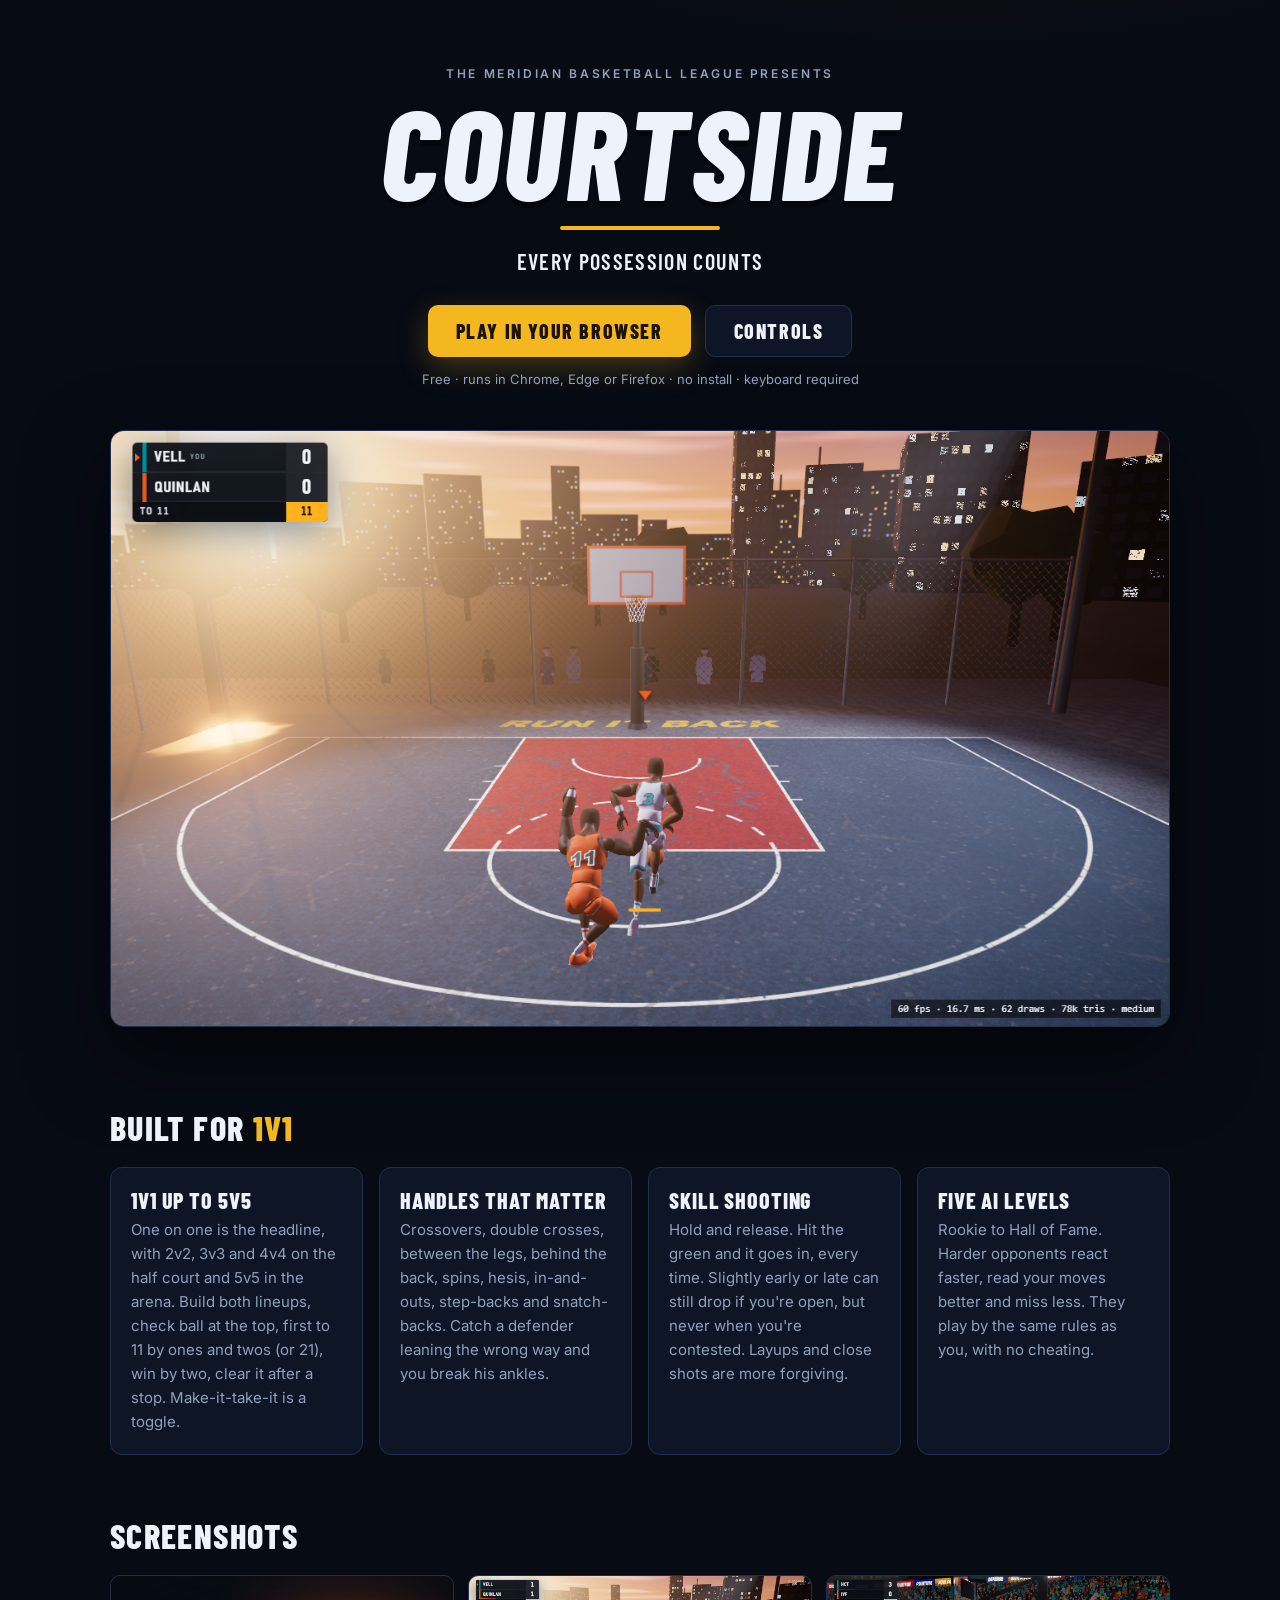
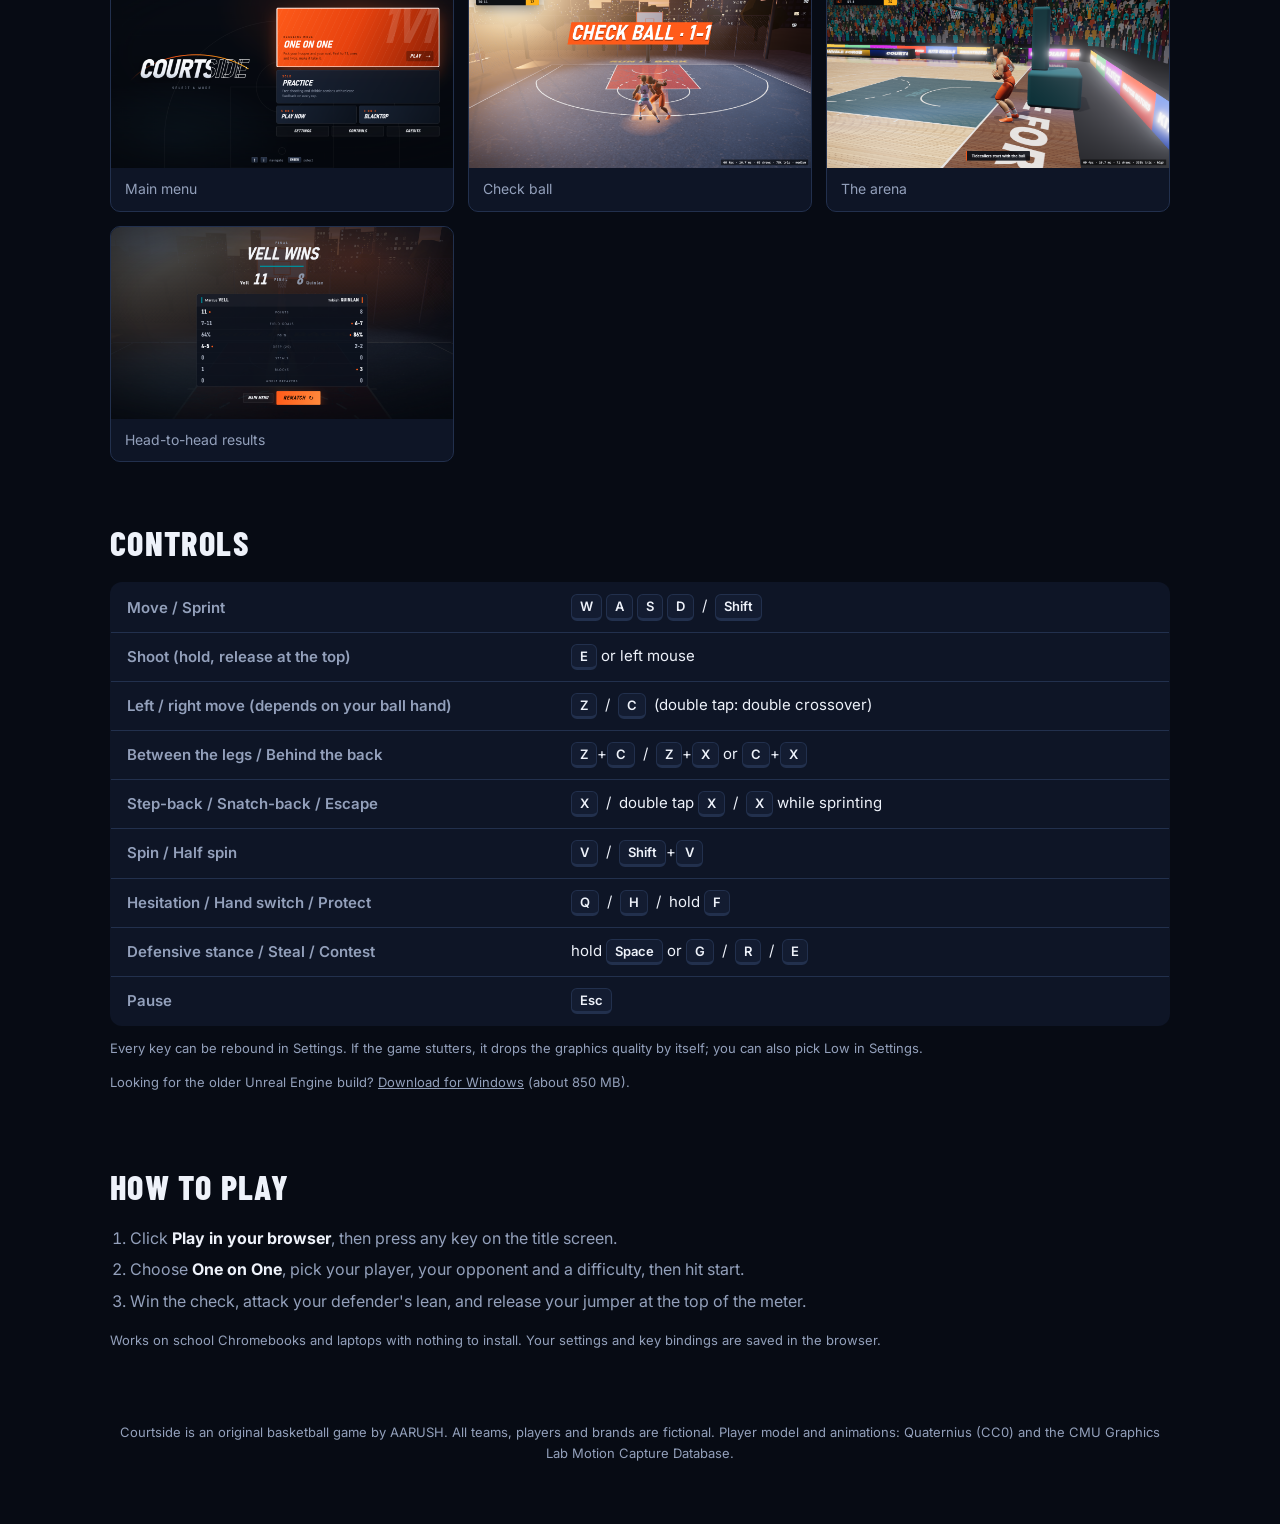
<file: index.html>
<!doctype html>
<html lang="en">
<head>
<meta charset="utf-8">
<meta name="viewport" content="width=device-width, initial-scale=1">
<title>Courtside</title>
<meta name="description" content="Courtside - an original 3D basketball simulation for Windows. Play Now 5v5 and Blacktop 3v3.">
<link rel="preconnect" href="https://fonts.googleapis.com">
<link rel="preconnect" href="https://fonts.gstatic.com" crossorigin>
<link href="https://fonts.googleapis.com/css2?family=Barlow+Condensed:ital,wght@0,600;0,800;1,800&family=Inter:wght@400;500;600&display=swap" rel="stylesheet">
<style>
  :root {
    --bg: #070b14;
    --panel: #0e1526;
    --panel-2: #131c31;
    --line: #22304d;
    --text: #eef2fa;
    --muted: #93a0bb;
    --gold: #f5b720;
    --teal: #3fd0d4;
    --orange: #f28a4b;
  }
  * { box-sizing: border-box; }
  html, body { margin: 0; }
  body {
    background: radial-gradient(1200px 600px at 75% -10%, rgba(245, 183, 32, 0.12), transparent 60%), var(--bg);
    color: var(--text);
    font: 16px/1.6 Inter, system-ui, sans-serif;
  }
  a { color: inherit; }
  .wrap { max-width: 1100px; margin: 0 auto; padding: 0 20px; }
  header { padding: 64px 0 28px; text-align: center; }
  .kicker { color: var(--muted); letter-spacing: 0.22em; font-size: 12px; font-weight: 600; text-transform: uppercase; }
  h1 {
    margin: 10px 0 6px;
    font: italic 800 clamp(56px, 12vw, 128px)/0.9 "Barlow Condensed", sans-serif;
    letter-spacing: 0.02em;
    text-shadow: 0 6px 0 rgba(0, 0, 0, 0.45);
  }
  .rule { width: 160px; height: 4px; background: var(--gold); margin: 18px auto; border-radius: 2px; }
  .tagline { font: 600 22px/1.2 "Barlow Condensed", sans-serif; letter-spacing: 0.06em; text-transform: uppercase; }
  .cta { display: flex; flex-wrap: wrap; gap: 14px; justify-content: center; margin-top: 30px; }
  .btn {
    display: inline-flex; align-items: center; gap: 10px;
    padding: 15px 28px; border-radius: 10px; text-decoration: none;
    font: 800 20px/1 "Barlow Condensed", sans-serif; letter-spacing: 0.08em; text-transform: uppercase;
  }
  .btn.primary { background: var(--gold); color: #1a1300; box-shadow: 0 10px 30px rgba(245, 183, 32, 0.25); }
  .btn.primary:hover { filter: brightness(1.08); }
  .btn.ghost { border: 1px solid var(--line); color: var(--text); background: var(--panel); }
  .note { color: var(--muted); font-size: 13px; margin-top: 12px; }
  .hero-shot { margin: 40px 0 0; border-radius: 14px; overflow: hidden; border: 1px solid var(--line); box-shadow: 0 30px 80px rgba(0, 0, 0, 0.55); }
  .hero-shot img { display: block; width: 100%; height: auto; }
  section { padding: 56px 0 8px; }
  h2 { font: 800 34px/1 "Barlow Condensed", sans-serif; letter-spacing: 0.04em; text-transform: uppercase; margin: 0 0 22px; }
  h2 span { color: var(--gold); }
  .grid { display: grid; gap: 16px; grid-template-columns: repeat(auto-fit, minmax(240px, 1fr)); }
  .card { background: var(--panel); border: 1px solid var(--line); border-radius: 12px; padding: 20px; }
  .card h3 { margin: 0 0 6px; font: 800 22px/1.1 "Barlow Condensed", sans-serif; letter-spacing: 0.04em; text-transform: uppercase; }
  .card p { margin: 0; color: var(--muted); font-size: 15px; }
  .shots { display: grid; gap: 14px; grid-template-columns: repeat(auto-fit, minmax(300px, 1fr)); }
  .shots figure { margin: 0; border-radius: 10px; overflow: hidden; border: 1px solid var(--line); background: var(--panel); }
  .shots img { display: block; width: 100%; height: auto; }
  .shots figcaption { padding: 10px 14px; color: var(--muted); font-size: 14px; }
  table { width: 100%; border-collapse: collapse; background: var(--panel); border: 1px solid var(--line); border-radius: 12px; overflow: hidden; }
  th, td { text-align: left; padding: 11px 16px; border-bottom: 1px solid var(--line); font-size: 15px; }
  th { color: var(--muted); font-weight: 600; width: 42%; }
  tr:last-child th, tr:last-child td { border-bottom: 0; }
  kbd { display: inline-block; min-width: 26px; padding: 2px 8px; border-radius: 6px; background: var(--panel-2); border: 1px solid var(--line); border-bottom-width: 3px; font: 600 13px/1.4 Inter, sans-serif; text-align: center; }
  ol { padding-left: 20px; color: var(--muted); }
  ol li { margin: 6px 0; }
  ol b { color: var(--text); }
  footer { padding: 50px 0 60px; color: var(--muted); font-size: 13px; text-align: center; }
  @media (max-width: 560px) { header { padding-top: 40px; } .btn { width: 100%; justify-content: center; } th { width: 50%; } }
</style>
</head>
<body>
  <div class="wrap">
    <header>
      <div class="kicker">The Meridian Basketball League presents</div>
      <h1>COURTSIDE</h1>
      <div class="rule"></div>
      <div class="tagline">Every possession counts</div>
      <div class="cta">
        <a class="btn primary" id="play" href="play/">Play in your browser</a>
        <a class="btn ghost" href="#controls">Controls</a>
      </div>
      <div class="note">Free &middot; runs in Chrome, Edge or Firefox &middot; no install &middot; keyboard required</div>
      <div class="hero-shot"><img src="images/web-1v1.png" alt="1v1 on the outdoor court at dusk: the ball handler crosses over his defender"></div>
    </header>

    <section>
      <h2>Built for <span>1v1</span></h2>
      <div class="grid">
        <div class="card"><h3>1v1 up to 5v5</h3><p>One on one is the headline, with 2v2, 3v3 and 4v4 on the half court and 5v5 in the arena. Build both lineups, check ball at the top, first to 11 by ones and twos (or 21), win by two, clear it after a stop. Make-it-take-it is a toggle.</p></div>
        <div class="card"><h3>Handles that matter</h3><p>Crossovers, double crosses, between the legs, behind the back, spins, hesis, in-and-outs, step-backs and snatch-backs. Catch a defender leaning the wrong way and you break his ankles.</p></div>
        <div class="card"><h3>Skill shooting</h3><p>Hold and release. Hit the green and it goes in, every time. Slightly early or late can still drop if you're open, but never when you're contested. Layups and close shots are more forgiving.</p></div>
        <div class="card"><h3>Five AI levels</h3><p>Rookie to Hall of Fame. Harder opponents react faster, read your moves better and miss less. They play by the same rules as you, with no cheating.</p></div>
      </div>
    </section>

    <section>
      <h2>Screenshots</h2>
      <div class="shots">
        <figure><img src="images/web-menu.png" alt="Courtside main menu with One on One as the headline mode"><figcaption>Main menu</figcaption></figure>
        <figure><img src="images/web-check.png" alt="Check ball on the blacktop, tied 1-1"><figcaption>Check ball</figcaption></figure>
        <figure><img src="images/web-arena.png" alt="A player gathering the ball in the arena"><figcaption>The arena</figcaption></figure>
        <figure><img src="images/web-results.png" alt="Head-to-head results screen after an 11-8 win"><figcaption>Head-to-head results</figcaption></figure>
      </div>
    </section>

    <section id="controls">
      <h2>Controls</h2>
      <table>
        <tr><th>Move / Sprint</th><td><kbd>W</kbd> <kbd>A</kbd> <kbd>S</kbd> <kbd>D</kbd> &nbsp;/&nbsp; <kbd>Shift</kbd></td></tr>
        <tr><th>Shoot (hold, release at the top)</th><td><kbd>E</kbd> or left mouse</td></tr>
        <tr><th>Left / right move (depends on your ball hand)</th><td><kbd>Z</kbd> &nbsp;/&nbsp; <kbd>C</kbd> &nbsp;(double tap: double crossover)</td></tr>
        <tr><th>Between the legs / Behind the back</th><td><kbd>Z</kbd>+<kbd>C</kbd> &nbsp;/&nbsp; <kbd>Z</kbd>+<kbd>X</kbd> or <kbd>C</kbd>+<kbd>X</kbd></td></tr>
        <tr><th>Step-back / Snatch-back / Escape</th><td><kbd>X</kbd> &nbsp;/&nbsp; double tap <kbd>X</kbd> &nbsp;/&nbsp; <kbd>X</kbd> while sprinting</td></tr>
        <tr><th>Spin / Half spin</th><td><kbd>V</kbd> &nbsp;/&nbsp; <kbd>Shift</kbd>+<kbd>V</kbd></td></tr>
        <tr><th>Hesitation / Hand switch / Protect</th><td><kbd>Q</kbd> &nbsp;/&nbsp; <kbd>H</kbd> &nbsp;/&nbsp; hold <kbd>F</kbd></td></tr>
        <tr><th>Defensive stance / Steal / Contest</th><td>hold <kbd>Space</kbd> or <kbd>G</kbd> &nbsp;/&nbsp; <kbd>R</kbd> &nbsp;/&nbsp; <kbd>E</kbd></td></tr>
        <tr><th>Pause</th><td><kbd>Esc</kbd></td></tr>
      </table>
      <p class="note">Every key can be rebound in Settings. If the game stutters, it drops the graphics quality by itself; you can also pick Low in Settings.</p>
      <p class="note">Looking for the older Unreal Engine build? <a href="https://github.com/DoubleA-Digital/Courtside-Download/releases/latest/download/CourtsideSetup.exe" style="color:inherit">Download for Windows</a> (about 850 MB).</p>
    </section>

    <section>
      <h2>How to play</h2>
      <ol>
        <li>Click <b>Play in your browser</b>, then press any key on the title screen.</li>
        <li>Choose <b>One on One</b>, pick your player, your opponent and a difficulty, then hit start.</li>
        <li>Win the check, attack your defender's lean, and release your jumper at the top of the meter.</li>
      </ol>
      <p class="note">Works on school Chromebooks and laptops with nothing to install. Your settings and key bindings are saved in the browser.</p>
    </section>

    <footer>Courtside is an original basketball game by AARUSH. All teams, players and brands are fictional. Player model and animations: Quaternius (CC0) and the CMU Graphics Lab Motion Capture Database.</footer>
  </div>
</body>
</html>
</file>
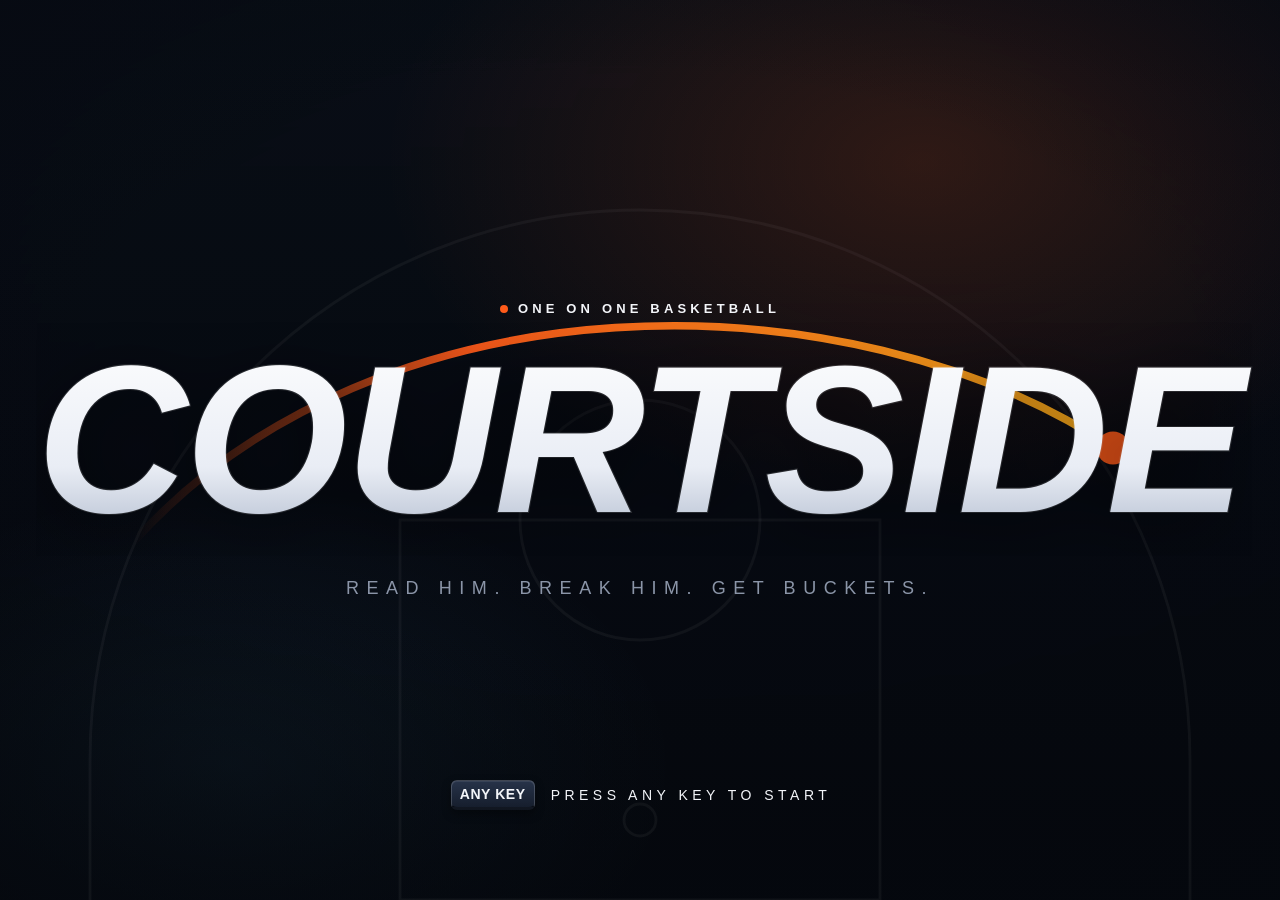
<file: play/index.html>
<!doctype html>
<html lang="en">
  <head>
    <meta charset="UTF-8" />
    <meta name="viewport" content="width=device-width, initial-scale=1.0" />
    <meta name="theme-color" content="#0a1326" />
    <title>Courtside</title>
    <script type="module" crossorigin src="./assets/index-ChwzUZ1j.js"></script>
    <link rel="modulepreload" crossorigin href="./assets/rig-Cx1nven4.js">
    <link rel="stylesheet" crossorigin href="./assets/index-D-f2tdlU.css">
  </head>
  <body>
  </body>
</html>
</file>
<file: play/assets/index-D-f2tdlU.css>
#hud{pointer-events:none;z-index:5;font-family:var(--font);display:none;position:fixed;inset:0}#hud.show{display:block}.bug{filter:drop-shadow(0 10px 24px #00000080);width:236px;position:absolute;top:clamp(12px,2vh,24px);left:clamp(14px,2vw,28px)}.bug-row{--team:#888;background:#090d15eb;grid-template-columns:12px 5px 1fr 50px;align-items:center;height:36px;display:grid;position:relative}.bug-row+.bug-row{border-top:1px solid #ffffff12}.bug-row:first-child{border-radius:6px 6px 0 0}.bug-row .sw{background:var(--team);align-self:stretch}.bug-row .poss{border-top:5px solid #0000;border-bottom:5px solid #0000;border-left:6px solid var(--ember);opacity:0;width:0;height:0;transition:opacity var(--t1) ease, transform var(--t2) var(--ease);justify-self:center;transform:translate(-4px)}.bug-row.has .poss{opacity:1;transform:none}.bug-row .ab{font-family:var(--display);letter-spacing:.04em;white-space:nowrap;text-overflow:ellipsis;padding-left:10px;font-size:18px;font-weight:700;font-stretch:75%;overflow:hidden}.bug-row.you .ab:after{content:"YOU";letter-spacing:.2em;color:var(--muted);vertical-align:3px;margin-left:6px;font-size:9px}.bug-row .sc{height:100%;font-family:var(--display);font-variant-numeric:tabular-nums;background:#ffffff0f;justify-content:center;align-items:center;font-size:26px;font-weight:700;font-stretch:75%;display:flex}.bug-row .heat{background:#ffffff0d;height:2px;position:absolute;bottom:0;left:17px;right:50px;overflow:hidden}.bug-row .heat i{background:linear-gradient(90deg, var(--amber), var(--ember), var(--crimson));transform-origin:0;height:100%;transition:transform var(--t3) var(--ease);display:block;transform:scaleX(0)}.bug-row.fire .heat{height:3px}.bug-row.fire .ab{color:#ffd2b8;text-shadow:0 0 12px #ff5b1ae6}.bug-row.fire .sw{background:linear-gradient(0deg, var(--crimson), var(--ember), var(--amber));animation:.5s ease-in-out infinite alternate flame}@keyframes flame{to{filter:brightness(1.45)}}.bug-foot{height:24px;font-family:var(--display);letter-spacing:.12em;background:#05080ef2;border-radius:0 0 6px 6px;align-items:stretch;font-size:13px;font-weight:700;font-stretch:75%;display:flex;overflow:hidden}.bug-foot .q{color:var(--ember);align-items:center;padding:0 10px;display:flex}.bug-foot .clock{color:#c9d0dc;font-variant-numeric:tabular-nums;flex:1;align-items:center;padding:0 10px;display:flex}.bug-gp{background:var(--ember);color:#160903;font-family:var(--display);letter-spacing:.28em;text-transform:uppercase;opacity:0;transition:opacity var(--t2) ease, transform var(--t2) var(--ease);border-radius:3px;margin-top:6px;padding:4px 10px;font-size:12px;font-weight:700;font-stretch:75%;position:absolute;top:100%;left:0;transform:translate(-12px)skew(-8deg)}.bug-gp.on{opacity:1;animation:.9s ease-in-out infinite gp-flash;transform:none}@keyframes gp-flash{50%{background:#fff}}.meter{opacity:0;will-change:transform;width:20px;height:168px;transition:opacity var(--t1) ease;position:absolute;top:0;left:0}.meter.on{opacity:1}.m-track{transition:box-shadow var(--t1) ease;background:#05080ed6;border-radius:10px;position:absolute;inset:0;overflow:hidden;box-shadow:0 0 0 2.5px #fffffff2,0 8px 22px #0000008c}.m-track .green{z-index:3;background:var(--green);opacity:.92;transform-origin:bottom;height:100%;position:absolute;bottom:0;left:0;right:0;transform:scaleY(0);box-shadow:inset 0 0 0 1px #ffffff80}.m-track .good{z-index:2;transform-origin:bottom;background:#ffb21a80;height:100%;position:absolute;bottom:0;left:0;right:0;transform:scaleY(0)}.m-track .fill{z-index:1;transform-origin:bottom;background:linear-gradient(#dfe6f2,#fff);height:100%;position:absolute;bottom:0;left:0;right:0;transform:scaleY(0)}.m-top{z-index:4;background:#05080ed9;height:2px;position:absolute;bottom:89.2857%;left:0;right:0}.meter.hit .fill{background:var(--green);box-shadow:0 0 18px var(--green)}.meter.miss .fill{background:var(--amber)}.meter.hit .m-track{box-shadow:0 0 0 2px var(--green), 0 0 24px #35e58ba6}.m-contest{opacity:0;--cc:#fff;width:84px;height:196px;transition:opacity var(--t1) ease, transform var(--t2) var(--ease);position:absolute;top:-14px;left:-32px;overflow:visible}.m-contest path{fill:none;stroke:var(--cc);stroke-width:4px;stroke-linecap:round;vector-effect:non-scaling-stroke;filter:drop-shadow(0 0 4px #0009)}.meter.locked .m-track{box-shadow:0 0 0 3px var(--crimson), 0 0 22px #e0173c99}.meter.locked .m-track .good{background:repeating-linear-gradient(135deg,#e0173c8c 0 3px,#e0173c26 3px 6px)}.meter.close .m-track{box-shadow:0 0 0 2.5px #9ff3c4,0 8px 22px #0000008c}.m-tag{white-space:nowrap;font-family:var(--display);letter-spacing:.18em;opacity:0;transition:opacity var(--t1) ease;border-radius:3px;margin-bottom:14px;padding:3px 7px;font-size:12px;font-weight:700;font-stretch:75%;position:absolute;bottom:100%;left:50%;transform:translate(-50%)}.meter.locked .m-tag{opacity:1;background:var(--crimson);color:#fff}.meter.close .m-tag{opacity:1;color:#04160c;background:#9ff3c4}.m-grade{white-space:nowrap;font-family:var(--display);letter-spacing:.02em;opacity:0;transform-origin:0;text-shadow:0 3px #00000073,0 6px 18px #00000080;transition:opacity var(--t2) ease;font-size:40px;font-style:italic;font-weight:700;font-stretch:75%;position:absolute;top:56px;left:36px}.m-grade.on{opacity:1}.m-grade.g-perfect{color:var(--green)}.m-grade.g-good{color:#c8f56a}.m-grade.g-off{color:var(--amber)}.m-grade.g-bad{color:#ff5d6e}.feedback{text-align:center;opacity:0;transition:opacity var(--t2) ease, transform var(--t2) var(--ease);position:absolute;top:12%;left:50%;transform:translate(-50%,-8px)}.feedback.on{opacity:1;transform:translate(-50%)}.feedback .h{font-family:var(--display);letter-spacing:.03em;text-shadow:0 3px 14px #0009;font-size:clamp(26px,3.6vw,40px);font-style:italic;font-weight:700;font-stretch:75%}.feedback .s{color:#dfe6f2;letter-spacing:.02em;background:#05080eb8;border-radius:3px;margin-top:4px;padding:4px 10px;font-size:13px;font-weight:600;display:inline-block}.sev0 .h{color:var(--green)}.sev1 .h{color:#c8f56a}.sev2 .h{color:var(--amber)}.sev3 .h{color:#ff5d6e}.callout{opacity:0;transition:opacity var(--t2) ease;position:absolute;top:24%;left:50%;transform:translate(-50%)}.callout.on{opacity:1}.callout span{font-family:var(--display);letter-spacing:.01em;color:#fff;white-space:nowrap;background:linear-gradient(100deg, transparent 0 4%, var(--ember) 4% 96%, transparent 96%);text-shadow:0 4px #5a14008c;padding:4px 20px 2px;font-size:clamp(40px,6.4vw,78px);font-style:italic;font-weight:700;font-stretch:75%;line-height:1;display:inline-block}.ticker{border-left:4px solid var(--ember);letter-spacing:.01em;white-space:nowrap;opacity:0;transition:opacity var(--t2) ease, transform var(--t2) var(--ease);background:#090d15e6;border-radius:0 4px 4px 0;padding:8px 18px;font-size:15px;font-weight:600;position:absolute;bottom:28px;left:50%;transform:translate(-50%,10px)}.ticker.on{opacity:1;transform:translate(-50%)}.prompt{opacity:0;transition:opacity var(--t2) ease, transform var(--t2) var(--ease);flex-direction:column;align-items:center;gap:6px;display:flex;position:absolute;top:38%;left:50%;transform:translate(-50%,8px)}.prompt.on{opacity:1;transform:translate(-50%)}.prompt span{font-family:var(--display);letter-spacing:.04em;color:#fff;text-shadow:0 4px 20px #0009;border:3px solid #fff;border-radius:4px;padding:0 16px;font-size:clamp(34px,4.6vw,56px);font-style:italic;font-weight:700;font-stretch:75%}.prompt.on span{animation:1.2s ease-in-out infinite prompt-ring}@keyframes prompt-ring{50%{border-color:var(--ember)}}.prompt small{letter-spacing:.24em;text-transform:uppercase;color:#dfe6f2;text-shadow:0 2px 6px #000c;font-size:12px}.marker{will-change:transform;width:0;height:0;position:absolute;top:0;left:0}.marker:after{content:"";border-left:8px solid #0000;border-right:8px solid #0000;border-top:11px solid var(--ember);filter:drop-shadow(0 2px 3px #0009);position:absolute;top:-12px;left:-8px}.marker.def:after{border-top-color:var(--cool)}.stamina{will-change:transform;background:#00000080;border-radius:2px;width:40px;height:4px;margin-left:-20px;display:none;position:absolute;top:0;left:0;overflow:hidden}.stamina i{background:var(--amber);transform-origin:0;height:100%;display:block}.hint{letter-spacing:.2em;color:#ffffff80;font-size:11px;position:absolute;top:12px;right:16px}.perf{background:#0000008c;padding:4px 8px;font:12px monospace;display:none;position:absolute;bottom:10px;right:10px}@media (prefers-reduced-motion:reduce){.bug-gp.on,.bug-row.fire .sw,.prompt.on span{animation:none}}.feedback.nohead .h{display:none}.names{pointer-events:none;position:absolute;inset:0;overflow:hidden}.nl{height:17px;font-family:var(--display);letter-spacing:.08em;color:#ffffffeb;white-space:nowrap;will-change:transform, opacity;background:#05080e9e;border-radius:3px;align-items:stretch;font-size:11.5px;font-weight:700;font-stretch:75%;line-height:17px;transition:opacity .14s linear;display:flex;position:absolute;top:0;left:0;overflow:hidden;box-shadow:0 1px 6px #0006}.nl i{background:var(--team,#444);color:#fff;text-align:center;text-shadow:0 1px 1px #00000073;min-width:18px;padding:0 5px;font-style:normal}.nl span{padding:0 6px 0 5px}.nl.lt i{box-shadow:inset 0 0 0 1px #ffffff59}@media (prefers-reduced-motion:reduce){.nl{transition:none}}.os-wrap{flex-direction:column;width:min(1180px,94vw);display:flex}.os-match{grid-template-columns:1fr auto 1fr;align-items:stretch;gap:clamp(10px,1.6vw,20px);display:grid}.os-vs{justify-content:center;align-items:center;display:flex}.os-vs span{font-family:var(--display);color:var(--ember);text-shadow:0 6px 30px #ff5b1a73;font-size:clamp(36px,6vh,56px);font-style:italic;font-weight:700;font-stretch:75%}.pcard{cursor:pointer;box-shadow:inset 0 0 0 1px var(--line-2);transition:box-shadow var(--t1) ease, transform var(--t1) var(--ease);background:linear-gradient(#131b2af0,#090d15f5);border-radius:8px;position:relative;overflow:hidden}.pcard.active{box-shadow:inset 0 0 0 2px var(--text), 0 18px 50px #00000080}.pcard:focus-visible{box-shadow:inset 0 0 0 2px var(--ember);outline:none}.pcard:active{transform:scale(.99)}.pc-top{background:linear-gradient(120deg, var(--team) 0%, var(--team-d) 100%);align-items:flex-end;gap:14px;min-height:clamp(104px,17vh,132px);padding:clamp(14px,2.2vh,20px) 20px clamp(12px,1.8vh,16px);display:flex;position:relative;overflow:hidden}.pc-top:after{content:"";pointer-events:none;background:linear-gradient(#0000 40%,#00000059);position:absolute;inset:0}.pc-num{font-family:var(--display);color:#ffffff29;font-size:clamp(110px,19vh,150px);font-style:italic;font-weight:700;font-stretch:75%;line-height:1;position:absolute;top:-18px;right:74px}.pc-tag{z-index:1;font-family:var(--display);letter-spacing:.3em;background:#00000059;border-radius:3px;padding:4px 8px;font-size:11px;font-weight:700;font-stretch:75%;position:absolute;top:14px;left:20px}.pcard[data-side=cpu] .pc-tag{color:#ffd9c8}.pc-id{z-index:1;flex:1;min-width:0;position:relative}.pc-first{letter-spacing:.18em;text-transform:uppercase;opacity:.85;font-size:13px}.pc-last{font-family:var(--display);text-transform:uppercase;white-space:nowrap;text-overflow:ellipsis;font-size:clamp(30px,4.6vh,42px);font-style:italic;font-weight:700;font-stretch:75%;line-height:.95;overflow:hidden}.pc-meta{opacity:.8;white-space:nowrap;text-overflow:ellipsis;margin-top:4px;font-size:12px;overflow:hidden}.pc-ovr{z-index:1;background:#0006;border-radius:4px;flex-direction:column;align-items:center;padding:6px 10px;display:flex;position:relative}.pc-ovr b{font-family:var(--display);font-size:32px;font-stretch:75%;line-height:1}.pc-ovr span{letter-spacing:.24em;opacity:.75;font-size:10px}.pc-bars{grid-template-columns:1fr 1fr;gap:10px 22px;padding:clamp(10px,1.6vh,16px) 20px clamp(12px,1.8vh,18px);display:grid}.rt{grid-template-columns:1fr auto;align-items:baseline;gap:4px 8px;display:grid}.rt span{letter-spacing:.2em;text-transform:uppercase;color:var(--muted);font-size:11px}.rt b{font-family:var(--display);font-variant-numeric:tabular-nums;font-size:20px;font-stretch:75%}.rt i{background:#ffffff14;border-radius:3px;grid-column:1/-1;height:5px;overflow:hidden}.rt u{background:linear-gradient(90deg, var(--text), var(--team,var(--ember)));transform-origin:0;height:100%;transition:transform var(--t3) var(--ease);display:block}.pcard .rt u{background:linear-gradient(90deg, #fff, var(--ember-2))}.os-pick{margin-top:clamp(10px,1.8vh,16px)}.os-pick-head{color:var(--muted);letter-spacing:.04em;justify-content:space-between;align-items:center;margin-bottom:8px;font-size:13px;display:flex}.os-pick-head b.u{color:var(--text)}.os-pick-head b.c{color:var(--ember-2)}.chips{grid-template-columns:repeat(5,1fr);gap:6px;display:grid}.chip{appearance:none;cursor:pointer;text-align:left;height:clamp(34px,5.4vh,40px);box-shadow:inset 0 0 0 1px var(--line);transition:box-shadow var(--t1) ease, transform var(--t1) var(--ease), background-color var(--t1) ease;background:#131b2ae6;border:0;border-radius:4px;grid-template-columns:auto 1fr auto auto;align-items:center;gap:8px;padding:0 10px 0 0;display:grid;overflow:hidden}.chip .cn{background:var(--team);width:34px;font-family:var(--display);color:#fff;text-shadow:0 1px 2px #0006;justify-content:center;align-self:stretch;align-items:center;font-size:16px;font-weight:700;font-stretch:75%;display:flex}.chip .cl{font-family:var(--display);text-transform:uppercase;white-space:nowrap;text-overflow:ellipsis;font-size:15px;font-weight:700;font-stretch:75%;overflow:hidden}.chip .cpos{color:var(--muted);letter-spacing:.1em;font-size:11px}.chip .cr{font-family:var(--display);color:var(--muted);font-variant-numeric:tabular-nums;font-size:15px;font-weight:700;font-stretch:75%}.chip.is-user{box-shadow:inset 0 0 0 2px var(--text);background:#ffffff1a}.chip.is-cpu{box-shadow:inset 0 0 0 2px var(--ember);background:#ff5b1a1a}.chip:focus-visible{outline:2px solid var(--ember);outline-offset:2px}.chip:active{transform:scale(.97)}@media (hover:hover) and (pointer:fine){.chip:hover{box-shadow:inset 0 0 0 1px #fff6}}.os-opts{grid-template-columns:2.3fr 1fr 1fr;gap:10px;margin-top:clamp(10px,1.8vh,16px);display:grid}.opt{box-shadow:inset 0 0 0 1px var(--line);background:#0b111ccc;border-radius:6px;flex-direction:column;gap:8px;min-width:0;padding:12px 14px;display:flex}.opt label{font-family:var(--display);text-transform:uppercase;letter-spacing:.24em;color:var(--muted);font-size:11px;font-weight:700;font-stretch:75%}.opt .desc{color:#c3cad8;min-height:2.8em;margin:0;font-size:12.5px;line-height:1.4}.opt .seg{align-self:flex-start}#os-go{padding:14px 30px;font-size:22px}.ctl{grid-template-rows:auto 1fr;grid-template-columns:1fr 1.3fr;gap:8px 36px;display:grid}.ctl-group:nth-child(2){grid-area:1/2/span 2}.ctl-group:nth-child(3){grid-area:2/1}.ctl-group h3{color:var(--ember);margin:6px 0 4px}.ctl-row{border-bottom:1px solid var(--line);justify-content:space-between;align-items:center;gap:16px;padding:6px 0;font-size:14px;display:flex}.ctl-row .caps{flex-wrap:wrap;justify-content:flex-end;align-items:center;gap:2px;display:inline-flex}.caps .plus,.caps .or{color:var(--muted);margin:0 4px;font-size:12px;font-style:normal}.ctl-row kbd.cap{min-width:28px;height:28px;font-size:13px}.set-cols{grid-template-columns:1fr 1.25fr;align-items:start;gap:36px;display:grid}#set-rows .seg button{padding:6px 10px;font-size:13px}.binds{min-width:0}#set-binds{grid-template-columns:1fr 1fr;grid-auto-flow:dense;gap:0 22px;display:grid}#set-binds h4{font-family:var(--display);text-transform:uppercase;letter-spacing:.24em;color:var(--ember);grid-column:1/-1;margin:10px 0 2px;font-size:11px;font-stretch:75%}#set-binds h4:first-child{margin-top:0}.bind-row{border-bottom:1px solid var(--line);justify-content:space-between;align-items:center;gap:10px;min-width:0;padding:3px 0;font-size:13px;display:flex}.bind-row>span{text-overflow:ellipsis;white-space:nowrap;min-width:0;overflow:hidden}.bind-row em{color:var(--amber);font-size:11px;font-style:normal;display:block}.bind-row.clash .cap{border-color:var(--amber)}button.bind{appearance:none;cursor:pointer;transition:transform var(--t1) var(--ease);background:0 0;border:0;border-radius:8px;padding:2px}button.bind:focus-visible{outline:2px solid var(--ember)}button.bind:active{transform:scale(.95)}button.bind.listening .listen{background:var(--ember);color:#160903;height:30px;font-family:var(--display);text-transform:uppercase;letter-spacing:.06em;border-radius:6px;align-items:center;padding:0 10px;font-size:13px;font-weight:700;font-stretch:75%;animation:.9s ease-in-out infinite press-pulse;display:inline-flex}.bind-foot{grid-column:1/-1;justify-content:flex-end;margin-top:10px;display:flex}.versus{grid-template-columns:1fr auto 1fr;align-items:stretch;gap:20px;width:min(1000px,94vw);margin-top:16px;display:grid}.team-card{cursor:pointer;background:linear-gradient(150deg, var(--team), var(--team-d));min-height:280px;box-shadow:inset 0 0 0 1px var(--line-2);transition:box-shadow var(--t1) ease, transform var(--t1) var(--ease);border-radius:8px;flex-direction:column;justify-content:flex-end;padding:26px;display:flex;position:relative;overflow:hidden}.team-card.me{box-shadow:inset 0 0 0 3px var(--text), 0 20px 60px #00000080}.team-card:focus-visible{box-shadow:inset 0 0 0 3px var(--ember);outline:none}.team-card:active{transform:scale(.99)}.team-card .city{letter-spacing:.3em;text-transform:uppercase;opacity:.85;font-size:13px}.team-card .name{font-family:var(--display);text-transform:uppercase;font-size:clamp(34px,4.4vw,54px);font-style:italic;font-weight:700;font-stretch:75%;line-height:1}.team-card .arena{opacity:.75;margin-top:6px;font-size:12px}.team-card .abbr{font-family:var(--display);opacity:.16;font-size:110px;font-style:italic;font-weight:700;font-stretch:75%;line-height:1;position:absolute;top:4px;right:14px}.team-card .tag{font-family:var(--display);letter-spacing:.24em;text-transform:uppercase;min-height:16px;margin-top:12px;font-size:12px;font-weight:700;font-stretch:75%}.vs{font-family:var(--display);color:var(--ember);align-self:center;font-size:48px;font-style:italic;font-weight:700;font-stretch:75%}.ts-foot{flex-wrap:wrap;justify-content:center;align-items:center;gap:14px;margin-top:22px;font-size:13px;display:flex}.loading .matchup{font-family:var(--display);text-transform:uppercase;align-items:center;gap:clamp(20px,4vw,48px);margin-bottom:14px;font-size:clamp(32px,5.4vw,72px);font-style:italic;font-weight:700;font-stretch:75%;line-height:1;display:flex}.ld-vs{color:var(--text);opacity:.6;font-size:.45em}.screen.show .ld-a{animation:ld-l var(--t3) var(--ease) both}.screen.show .ld-b{animation:ld-r var(--t3) var(--ease) both}.screen.show .ld-vs{animation:fade-in var(--t2) ease .2s both}@keyframes ld-l{0%{opacity:0;transform:translate(-60px)skew(-10deg)}to{opacity:1;transform:none}}@keyframes ld-r{0%{opacity:0;transform:translate(60px)skew(-10deg)}to{opacity:1;transform:none}}.loading .bar{background:#ffffff1a;border-radius:2px;width:min(520px,80vw);height:3px;margin-top:36px;overflow:hidden}.loading .bar i{background:linear-gradient(90deg, var(--ember), var(--amber));transform-origin:0;width:100%;height:100%;transition:transform var(--t2) var(--ease);display:block;transform:scaleX(0)}.loading .tip{color:var(--muted);letter-spacing:.02em;text-align:center;align-items:baseline;gap:10px;max-width:620px;margin-top:18px;font-size:14px;display:flex}.loading .tip b{font-family:var(--display);text-transform:uppercase;letter-spacing:.24em;color:var(--ember);font-size:11px;font-stretch:75%}.results-wrap{flex-direction:column;align-items:center;width:min(920px,94vw);max-height:94vh;display:flex;overflow:auto}#rs-kicker{color:var(--muted)}#rs-kicker.win{color:var(--green)}.rs-title{--wc:var(--ember);font-family:var(--display);text-transform:uppercase;text-align:center;margin:4px 0 0;font-size:clamp(48px,9vh,88px);font-style:italic;font-weight:700;font-stretch:75%;line-height:.95;position:relative}.rs-title:after{content:"";background:var(--wc);transform-origin:0;width:60%;height:5px;margin:10px auto 0;display:block}.screen.show .rs-title:after{animation:bar-in var(--t3) var(--ease) .26s both}@keyframes bar-in{0%{transform:scaleX(0)}to{transform:scaleX(1)}}.final-score{font-family:var(--display);font-variant-numeric:tabular-nums;justify-content:center;align-items:center;gap:28px;margin:14px 0 18px;font-size:clamp(48px,8vh,72px);font-style:italic;font-weight:700;font-stretch:75%;display:flex}.final-score>span{color:var(--muted);align-items:baseline;gap:12px;display:flex}.final-score>span.w{color:var(--text)}.final-score small{letter-spacing:.1em;font-size:18px;font-style:normal}.final-score .fs-mid{letter-spacing:.3em;text-transform:uppercase;color:var(--muted);font-size:14px;font-style:normal}.h2h{width:min(640px,92vw);box-shadow:inset 0 0 0 1px var(--line-2);background:#0b111cd9;border-radius:8px;overflow:hidden}.h2h-head{letter-spacing:.06em;background:#ffffff0a;grid-template-columns:1fr auto 1fr;padding:12px 18px;font-size:13px;display:grid}.h2h-head b{font-family:var(--display);text-transform:uppercase;font-size:18px;font-stretch:75%}.h2h-head .pa{border-left:4px solid var(--ca);padding-left:10px}.h2h-head .pb{text-align:right;border-right:4px solid var(--cb);padding-right:10px}.h2h-row{border-top:1px solid var(--line);font-variant-numeric:tabular-nums;grid-template-columns:1fr 160px 1fr;align-items:center;padding:8px 18px;display:grid}.screen.show .h2h-row{animation:slash-in var(--t2) var(--ease) both;animation-delay:calc(.3s + var(--i) * var(--step))}.h2h-row .lbl{text-align:center;letter-spacing:.22em;text-transform:uppercase;color:var(--muted);font-size:11px}.h2h-row .va,.h2h-row .vb{font-family:var(--display);color:#aeb6c6;font-size:22px;font-weight:700;font-stretch:75%}.h2h-row .vb{text-align:right}.h2h-row .lead{color:var(--text)}.h2h-row .va.lead:after,.h2h-row .vb.lead:before{content:"";background:var(--ember);vertical-align:middle;border-radius:50%;width:6px;height:6px;margin:0 8px;display:inline-block}.box{border-collapse:collapse;font-variant-numeric:tabular-nums;width:100%;margin-bottom:18px;font-size:13px}.box th{text-align:right;color:var(--muted);border-bottom:1px solid var(--line-2);letter-spacing:.1em;padding:6px;font-size:11px;font-weight:700}.box td{text-align:right;border-bottom:1px solid var(--line);padding:6px}.box th:first-child,.box td:first-child{text-align:left}.box caption{text-align:left;font-family:var(--display);text-transform:uppercase;padding:6px 0;font-size:18px;font-style:italic;font-weight:700;font-stretch:75%}.box .tot{font-weight:800}@media (width<=900px){.menu-wrap{grid-template-columns:1fr;gap:18px}.os-match{grid-template-columns:1fr}.os-vs{display:none}.chips{grid-template-columns:repeat(2,1fr)}.os-opts,.set-cols,.ctl{grid-template-columns:1fr}.ctl-group:nth-child(n){grid-area:auto}.versus{grid-template-columns:1fr}}@media (height<=760px){.os-wrap .scr-head{margin-bottom:8px}.os-wrap .scr-head h2{font-size:28px}.opt{gap:6px;padding:10px 12px}.opt .desc{min-height:0}.ctl-row{padding:4px 0}}@media (prefers-reduced-motion:reduce){*,:before,:after{transition-duration:1ms!important}.screen.show .enter,.screen.show .h2h-row,.screen.show .ld-a,.screen.show .ld-b{animation:fade-in var(--t2) ease both!important}.screen.show .wm-arc,.screen.show .wm-stroke{stroke-dashoffset:0;animation:none}.screen.show .wm-stroke{opacity:.18}.screen.show .wm-text{clip-path:none;animation:none}.screen.show .wm-ball,.screen.show .press{animation:fade-in var(--t2) ease both}.live-dot{animation:none}}.loading .matchup{grid-template-columns:1fr auto 1fr;gap:clamp(16px,3vw,40px);width:min(1120px,92vw);font-size:clamp(30px,4.4vw,60px);display:grid}.loading .matchup .ld-a{text-align:right}.loading .matchup .ld-b{text-align:left}.settings-compact,#settings .panel{padding-top:clamp(16px,2.4vh,26px);padding-bottom:clamp(14px,2vh,22px)}#settings .scr-head{margin-bottom:10px}#settings .actions{margin-top:10px}#set-rows .row{padding:8px 0}#set-binds .bind-row{padding:1px 0}#set-binds kbd.cap{min-width:26px;height:26px;font-size:13px}#set-binds kbd.cap.wide{min-width:46px}#set-binds h4{margin:8px 0 0}.bind-foot{margin-top:8px}#set-binds .bind-foot .btn{padding:7px 14px;font-size:13px}#rs-box{flex-direction:column;align-items:center;width:100%;display:flex}.os-match.lineups{grid-template-columns:1fr auto 1fr;align-items:start}.lineup{flex-direction:column;gap:5px;min-width:0;display:flex}.lineup.side0 .lu-head>span:first-child{color:var(--text)}.lu-ovr b{color:var(--text);letter-spacing:0;margin-left:4px;font-size:15px}.slot{appearance:none;cursor:pointer;text-align:left;height:clamp(42px,6.6vh,54px);box-shadow:inset 0 0 0 1px var(--line-2);transition:box-shadow var(--t1) ease, transform var(--t1) var(--ease);background:#131b2aeb;border:0;border-radius:5px;grid-template-columns:44px 34px 1fr auto 48px;align-items:center;gap:10px;padding:0;display:grid;position:relative;overflow:hidden}.slot .sn{background:var(--team);font-family:var(--display);color:#fff;text-shadow:0 1px 2px #0006;justify-content:center;align-self:stretch;align-items:center;font-size:22px;font-weight:700;font-stretch:75%;display:flex}.slot .st{font-family:var(--display);letter-spacing:.16em;color:var(--muted);font-size:11px;font-weight:700;font-stretch:75%}.slot.is-you .st{color:var(--text)}.lineup.side1 .slot .st{color:var(--ember-2)}.slot .sid{flex-direction:column;min-width:0;line-height:1.1;display:flex}.slot .sid b{font-family:var(--display);text-transform:uppercase;white-space:nowrap;text-overflow:ellipsis;font-size:clamp(17px,2.6vh,22px);font-style:italic;font-weight:700;font-stretch:75%;overflow:hidden}.slot .sid small{color:var(--muted);white-space:nowrap;text-overflow:ellipsis;font-size:11px;overflow:hidden}.slot .sminis{gap:8px;display:flex}.mini{flex-direction:column;align-items:center;min-width:26px;display:flex}.mini em{letter-spacing:.14em;color:var(--muted);font-size:9px;font-style:normal}.mini b{font-family:var(--display);font-variant-numeric:tabular-nums;font-size:15px;font-stretch:75%}.slot .sovr{font-family:var(--display);background:#0000004d;justify-content:center;align-self:stretch;align-items:center;font-size:22px;font-weight:700;font-stretch:75%;display:flex}.slot.active{box-shadow:inset 0 0 0 2px var(--text), 0 10px 30px #00000073}.lineup.side1 .slot.active{box-shadow:inset 0 0 0 2px var(--ember), 0 10px 30px #00000073}.slot:focus-visible{outline:2px solid var(--ember);outline-offset:2px}.slot:active{transform:scale(.985)}@media (hover:hover) and (pointer:fine){.slot:not(.active):hover{box-shadow:inset 0 0 0 1px #ffffff73}}.chip.is-mate{background:#ffffff0d;box-shadow:inset 0 0 0 2px #ffffff73}#os-auto{padding:7px 14px;font-size:14px}.os-pick-head>span .muted{font-size:12px}.opt-wide{grid-column:span 2}@media (height<=760px){.os-match.lineups .slot{height:40px}.os-match.lineups .slot .sid small{display:none}}@media (width<=1100px){.slot .sminis{display:none}.slot{grid-template-columns:40px 30px 1fr 44px}}.row-desc{color:var(--muted);margin:0;font-size:12px}.online-panel .on-select,.online-panel .on-input{background:var(--ink-3);color:var(--text);border:1px solid var(--line-2);font:600 14px var(--font);border-radius:4px;padding:7px 10px}.online-panel .on-select{max-width:220px}.online-panel .on-input{text-transform:uppercase;letter-spacing:.2em;width:86px;font-family:var(--display);text-align:center}.online-panel .on-join{align-items:center;gap:8px;display:inline-flex}.online-panel .on-status{min-height:2.6em;color:var(--text);margin:14px 0 4px;font-size:14px;line-height:1.35}.online-panel .on-status[data-tone=error]{color:var(--amber)}.online-panel .on-status[data-tone=ok]{color:var(--green)}.online-panel .on-server{color:var(--muted);word-break:break-all;margin:0;font-size:12px}.online-panel button:disabled,.online-panel select:disabled,.online-panel input:disabled{opacity:.45;cursor:not-allowed}:root{--ink:#05080e;--ink-2:#0b111c;--ink-3:#131b2a;--ink-4:#1b2538;--line:#ffffff14;--line-2:#ffffff29;--text:#f3f5f9;--muted:#8b95a8;--ember:#ff5b1a;--ember-2:#ff8a3d;--amber:#ffb21a;--green:#35e58b;--crimson:#e0173c;--cool:#5cc8ff;--gold:var(--ember);--navy:var(--ink);--font:"Segoe UI", system-ui, "Roboto", "Helvetica Neue", Arial, sans-serif;--display:"Bahnschrift", "DIN Condensed", "Roboto Condensed", "Arial Narrow", "Segoe UI", sans-serif;--ease:cubic-bezier(.16, 1, .3, 1);--t1:.12s;--t2:.22s;--t3:.48s;--step:40ms}*{box-sizing:border-box}html,body{background:var(--ink);height:100%;color:var(--text);font-family:var(--font);-webkit-user-select:none;user-select:none;-webkit-font-smoothing:antialiased;margin:0;overflow:hidden}canvas#game{width:100%;height:100%;display:block;position:fixed;inset:0}button{font:inherit;color:inherit}.muted{color:var(--muted)}.screen{z-index:10;display:none;position:fixed;inset:0;overflow:hidden}.screen.show{display:flex}.center{flex-direction:column;justify-content:center;align-items:center}.stage{background:radial-gradient(120% 90% at 50% 40%,#0000 0 35%,#05080ec7 78%,#05080ef5 100%),radial-gradient(60% 55% at 72% 18%,#ff5b1a29,#0000 70%),radial-gradient(50% 45% at 18% 85%,#5cc8ff12,#0000 70%),linear-gradient(#0b111cb8,#05080ee6)}.scrim{-webkit-backdrop-filter:blur(6px)saturate(.8);backdrop-filter:blur(6px)saturate(.8);background:radial-gradient(90% 80%,#05080e8c,#05080ee0)}.court-lines{color:#ffffff0b;pointer-events:none;width:100%;height:100%;position:absolute;inset:0}@keyframes slash-in{0%{opacity:0;transform:translate(-28px)skew(-8deg)}to{opacity:1;transform:none}}@keyframes fade-in{0%{opacity:0}to{opacity:1}}.screen.show .enter{animation:slash-in var(--t2) var(--ease) both;animation-delay:calc(var(--i,0) * var(--step))}.kick,.kicker{font-family:var(--display);text-transform:uppercase;letter-spacing:.32em;color:var(--ember);font-size:13px;font-weight:700;font-stretch:75%}.scr-head{justify-content:space-between;align-items:flex-end;margin-bottom:clamp(12px,2.4vh,22px);display:flex}.scr-head h2{font-family:var(--display);text-transform:uppercase;letter-spacing:.01em;margin:2px 0 0;font-size:clamp(30px,4.4vh,44px);font-style:italic;font-weight:700;font-stretch:75%;line-height:1}h3{font-family:var(--display);text-transform:uppercase;letter-spacing:.24em;color:var(--muted);margin:0 0 8px;font-size:12px;font-weight:700;font-stretch:75%}#title{cursor:pointer}.title-core{flex-direction:column;align-items:center;width:min(1100px,90vw);display:flex;position:relative}.kicker{color:var(--text);opacity:.85;align-items:center;gap:10px;display:inline-flex}.live-dot{background:var(--ember);border-radius:50%;width:8px;height:8px;animation:1.8s ease-out infinite live;box-shadow:0 0 #ff5b1a99}@keyframes live{0%{box-shadow:0 0 #ff5b1a8c}70%,to{box-shadow:0 0 0 10px #ff5b1a00}}.wordmark{width:100%;height:auto;display:block;overflow:visible}.wordmark text{font-family:var(--display);letter-spacing:-2px;font-size:190px;font-style:italic;font-weight:700;font-stretch:75%}.wm-stroke{fill:none;stroke:#ffffffd9;stroke-width:2px;stroke-dasharray:900;stroke-dashoffset:900px}.wm-text{clip-path:inset(0 100% 0 0);filter:drop-shadow(0 10px 30px #0000008c)}.wm-arc{stroke-dasharray:100;stroke-dashoffset:100px;opacity:.95}.wm-ball{transform-box:fill-box;transform-origin:50%;opacity:0}.screen.show .wm-arc{animation:wm-draw var(--t3) var(--ease) 60ms forwards}.screen.show .wm-stroke{animation:wm-stroke calc(var(--t3) * 2) var(--ease) 0s forwards}.screen.show .wm-text{animation:wm-wipe var(--t3) var(--ease) .26s forwards}.screen.show .wm-ball{animation:wm-ball var(--t2) var(--ease) .48s forwards, wm-bob 2.4s ease-in-out 1.2s infinite}@keyframes wm-draw{to{stroke-dashoffset:0}}@keyframes wm-stroke{60%{stroke-dashoffset:0;opacity:1}to{stroke-dashoffset:0;opacity:.18}}@keyframes wm-wipe{to{clip-path:inset(0)}}@keyframes wm-ball{0%{opacity:0;transform:scale(.4)}60%{opacity:1;transform:scale(1.25)}to{opacity:1;transform:scale(1)}}@keyframes wm-bob{50%{transform:translateY(6px)scale(.96,1.04)}}.slogan{font-family:var(--display);text-transform:uppercase;letter-spacing:.42em;color:var(--muted);margin-top:clamp(4px,1vh,12px);font-size:clamp(13px,1.6vw,18px);font-stretch:75%}.press{font-family:var(--display);text-transform:uppercase;letter-spacing:.32em;color:var(--text);opacity:0;align-items:center;gap:14px;font-size:14px;font-stretch:75%;display:flex;position:absolute;bottom:clamp(36px,10vh,96px)}.screen.show .press{animation:fade-in var(--t3) ease .9s forwards, press-pulse 1.6s ease-in-out 1.4s infinite}@keyframes press-pulse{50%{opacity:.4}}kbd.cap{min-width:30px;height:30px;font-family:var(--display);letter-spacing:.04em;color:var(--text);text-transform:uppercase;white-space:nowrap;background:linear-gradient(#273349,#161e2d);border:1px solid #ffffff2e;border-bottom:3px solid #0000008c;border-radius:6px;justify-content:center;align-items:center;margin:0 2px;padding:0 8px;font-size:14px;font-weight:700;font-stretch:75%;display:inline-flex;box-shadow:inset 0 1px #ffffff14,0 4px 10px #00000059}kbd.cap.wide{min-width:52px}.foot-hint{color:var(--muted);letter-spacing:.08em;white-space:nowrap;align-items:center;gap:6px;font-size:12px;display:flex;position:absolute;bottom:18px;left:50%;transform:translate(-50%)}.foot-hint.in{justify-content:center;margin-top:16px;position:static;transform:none}.foot-hint kbd.cap{min-width:24px;height:24px;font-size:12px}.foot-hint kbd.cap.wide{min-width:44px;margin-left:10px}.btn{appearance:none;cursor:pointer;font-family:var(--display);text-transform:uppercase;letter-spacing:.06em;background:var(--ink-3);color:var(--text);text-align:left;box-shadow:inset 0 0 0 1px var(--line-2);transition:transform var(--t1) var(--ease), background-color var(--t1) ease, box-shadow var(--t1) ease, color var(--t1) ease;border:0;border-radius:4px;padding:14px 26px;font-size:20px;font-style:italic;font-weight:700;font-stretch:75%;position:relative}.btn i{transition:transform var(--t2) var(--ease);margin-left:8px;font-style:normal;display:inline-block}.btn.small{padding:10px 18px;font-size:15px}.btn.primary{background:linear-gradient(100deg, var(--ember), var(--ember-2));color:#160903;box-shadow:0 10px 30px #ff5b1a52}.btn.ghost{background:#ffffff08}.btn:focus-visible{box-shadow:inset 0 0 0 2px var(--text), 0 0 0 4px #ff5b1a73;outline:none}.btn:active{transform:scale(.97)}@media (hover:hover) and (pointer:fine){.btn:hover{background-color:var(--ink-4);box-shadow:inset 0 0 0 1px #fff6}.btn.primary:hover{background:linear-gradient(100deg,#ff6c2e,#ffa060)}.btn:hover i{transform:translate(4px)}}.actions{justify-content:flex-end;align-items:center;gap:12px;margin-top:clamp(14px,2.4vh,24px);display:flex}.actions.mid{justify-content:center}.seg{box-shadow:inset 0 0 0 1px var(--line);background:#00000059;border-radius:6px;flex-wrap:wrap;gap:2px;padding:3px;display:inline-flex}.seg button{color:var(--muted);font-family:var(--display);text-transform:uppercase;letter-spacing:.06em;cursor:pointer;transition:background-color var(--t1) ease, color var(--t1) ease, transform var(--t1) var(--ease);background:0 0;border:0;border-radius:4px;padding:7px 12px;font-size:14px;font-weight:700;font-stretch:75%}.seg button.on{background:var(--text);color:var(--ink)}.seg button:focus-visible{outline:2px solid var(--ember);outline-offset:1px}.seg button:active{transform:scale(.96)}@media (hover:hover) and (pointer:fine){.seg button:not(.on):hover{color:var(--text);background:#ffffff0f}}.seg-lg button{padding:9px 14px;font-size:15px}.menu-wrap{grid-template-columns:.95fr 1.15fr;align-items:center;gap:clamp(28px,5vw,72px);width:min(1180px,92vw);display:grid;position:relative}.menu-head .wordmark{width:100%}.menu-sub{text-align:center;font-family:var(--display);text-transform:uppercase;letter-spacing:.4em;color:var(--muted);margin-top:6px;font-size:13px;font-stretch:75%}.menu-grid{flex-direction:column;gap:10px;display:flex}.menu-row{grid-template-columns:1fr 1fr;gap:10px;display:grid}.menu-row.util{grid-template-columns:repeat(3,1fr)}.menu-row.util .btn{text-align:center}.mcard{appearance:none;cursor:pointer;text-align:left;box-shadow:inset 0 0 0 1px var(--line-2);color:var(--text);transition:transform var(--t1) var(--ease), box-shadow var(--t1) ease, background-color var(--t1) ease;background:linear-gradient(120deg,#1b2538eb,#0d131eeb);border:0;border-radius:6px;flex-direction:column;gap:4px;padding:18px 22px;display:flex;position:relative;overflow:hidden}.btn.mcard{font-family:var(--font);text-transform:none;letter-spacing:normal;border-radius:6px;padding:18px 22px;font-size:14px;font-style:normal;font-weight:400}.mcard:before{content:"";background:var(--ember);transform-origin:bottom;width:4px;transition:transform var(--t2) var(--ease);position:absolute;top:0;bottom:0;left:0;transform:scaleY(0)}.mcard:focus-visible,.mcard.sel{box-shadow:inset 0 0 0 2px var(--text);outline:none}.mcard:focus-visible:before{transform:scaleY(1)}.mcard:active{transform:scale(.985)}@media (hover:hover) and (pointer:fine){.mcard:hover{box-shadow:inset 0 0 0 1px #ffffff73}.mcard:hover:before{transform:scaleY(1)}}.mc-k{font-family:var(--display);text-transform:uppercase;letter-spacing:.3em;color:var(--ember);font-size:11px;font-weight:700;font-stretch:75%}.mc-t{font-family:var(--display);text-transform:uppercase;font-size:30px;font-style:italic;font-weight:700;font-stretch:75%;line-height:1}.mc-s{color:var(--muted);max-width:42ch;font-size:13px;line-height:1.45}.mcard.minor{padding:14px 18px}.mcard.minor .mc-t{font-size:22px}.mcard.hero{background:linear-gradient(115deg,#ff5b1a 0%,#e8430f 46%,#8c1f05 100%);justify-content:flex-end;min-height:clamp(180px,31vh,250px);padding:24px 26px;box-shadow:0 24px 60px #ff5b1a47,inset 0 0 0 1px #ffffff38}.mcard.hero:before{background:#fff}.mcard.hero:after{content:"";pointer-events:none;background:repeating-linear-gradient(115deg,#ffffff0f 0 2px,#0000 2px 22px);position:absolute;inset:0}.mcard.hero .mc-k,.mcard.hero .mc-s{color:#190600c7}.mcard.hero .mc-t{color:#fff;font-size:clamp(38px,5.2vh,52px)}.mc-big{font-family:var(--display);color:#ffffff24;letter-spacing:-6px;transition:transform var(--t3) var(--ease);font-size:clamp(150px,27vh,220px);font-style:italic;font-weight:700;font-stretch:75%;line-height:1;position:absolute;top:-22px;right:18px}.mc-go{font-family:var(--display);text-transform:uppercase;letter-spacing:.08em;color:#fff;background:#00000047;border-radius:4px;padding:8px 14px;font-size:18px;font-style:italic;font-weight:700;font-stretch:75%;position:absolute;bottom:22px;right:22px}.mc-go i{transition:transform var(--t2) var(--ease);font-style:normal;display:inline-block}.mcard.hero:focus-visible{box-shadow:0 24px 60px #ff5b1a61,inset 0 0 0 3px #fff}.mcard.hero:focus-visible .mc-big{transform:translate(-10px)}.mcard.hero:focus-visible .mc-go i{transform:translate(4px)}@media (hover:hover) and (pointer:fine){.mcard.hero:hover .mc-big{transform:translate(-10px)}.mcard.hero:hover .mc-go i{transform:translate(4px)}}.panel{width:min(760px,92vw);max-height:92vh;box-shadow:0 30px 80px #0000008c, inset 0 0 0 1px var(--line-2);background:linear-gradient(#131b2af0,#090d15f5);border-radius:8px;padding:clamp(18px,3vh,30px) clamp(20px,2.6vw,34px);position:relative;overflow:auto}.panel:before{content:"";background:var(--ember);width:120px;height:3px;position:absolute;top:0;left:0}.panel.wide{width:min(1180px,94vw)}.panel.narrow{width:min(440px,92vw)}.row{border-bottom:1px solid var(--line);justify-content:space-between;align-items:center;gap:16px;padding:10px 0;display:flex}.row.col{flex-direction:column;align-items:flex-start;gap:8px}.row label{letter-spacing:.02em;font-size:14px;font-weight:600}input[type=range]{accent-color:var(--ember);width:200px}.menu-list{flex-direction:column;gap:8px;display:flex}.menu-list .btn{width:100%}.credits p{color:#c8d0de;font-size:14px;line-height:1.6}.menu-wrap{grid-template-columns:.85fr 1.25fr}.menu-grid,.menu-row{gap:12px}.menu-row.modes{grid-template-columns:repeat(3,1fr)}.btn.mcard.mode{justify-content:flex-end;min-height:clamp(96px,15vh,128px);padding:16px 20px}.mc-n{font-family:var(--display);letter-spacing:-.01em;color:var(--text);transition:transform var(--t2) var(--ease);transform-origin:0 100%;font-size:clamp(40px,7vh,58px);font-style:italic;font-weight:700;font-stretch:75%;line-height:.9}.mc-n.sm{text-transform:uppercase;font-size:clamp(30px,5vh,40px)}.mcard.mode .mc-k{color:var(--muted);margin-top:6px}.mcard.mode:focus-visible .mc-n{transform:translate(4px)}@media (hover:hover) and (pointer:fine){.mcard.mode:hover .mc-n{transform:translate(4px)}}.mcard.mode.wide:not(.practice){background:linear-gradient(120deg,#2a1e1af2,#0f111af2)}.mcard.mode.wide:not(.practice) .mc-k{color:var(--ember-2)}.menu-row.util .btn{text-align:center;min-height:54px;padding:12px 16px;font-size:18px}.mcard.hero{min-height:clamp(190px,30vh,260px)}.os-wrap{width:min(1240px,96vw)}.ps{grid-template-columns:clamp(190px,16vw,232px) minmax(0,1fr) clamp(340px,31vw,410px);gap:12px;height:clamp(400px,74vh,720px);min-height:0;display:grid}.ps>*{min-height:0}.ps-lineups{flex-direction:column;gap:10px;display:flex;overflow:hidden}.lineup{flex-direction:column;gap:4px;display:flex}.lu-head{font-family:var(--display);text-transform:uppercase;letter-spacing:.24em;color:var(--muted);justify-content:space-between;align-items:baseline;padding:0 2px 2px;font-size:11px;font-weight:700;font-stretch:75%;display:flex}.lineup.side1 .lu-head>span:first-child{color:var(--ember-2)}.lu-ovr b{color:var(--text);letter-spacing:0;font-size:14px}.ps .slot{height:clamp(36px,5.9vh,46px);box-shadow:inset 0 0 0 1px var(--line-2);transition:box-shadow var(--t1) var(--ease), transform var(--t1) var(--ease);background:#0f1624eb;border-radius:5px;grid-template-columns:40px 1fr 42px;align-items:stretch;gap:0;padding:0;display:grid}.ps .slot.big{grid-template-columns:54px 1fr 54px;height:clamp(72px,12vh,96px)}.ps .slot .sn{background:var(--team);font-size:20px}.ps .slot.big .sn{font-size:30px}.ps .slot .sid{justify-content:center;padding:0 9px}.ps .slot .sid b{font-size:clamp(16px,2.5vh,20px)}.ps .slot.big .sid b{font-size:clamp(18px,2.9vh,24px)}.ps .slot .sid small{letter-spacing:.04em;font-size:10.5px}.ps .slot .sovr{font-size:19px}.ps .slot.active{box-shadow:inset 0 0 0 2px var(--text), 0 8px 26px #00000080;transform:translate(4px)}.ps .lineup.side1 .slot.active{box-shadow:inset 0 0 0 2px var(--ember), 0 8px 26px #00000080}.ps-hint{color:var(--muted);flex-direction:column;align-items:flex-start;gap:8px;margin-top:auto;font-size:12px;display:flex}.ps-hint b{color:var(--text)}.ps-hint #os-auto{padding:6px 12px;font-size:13px}.ps-roster{flex-direction:column;min-width:0;display:flex}.ps-tabs{gap:4px;margin-bottom:8px;display:flex}.ps-tabs button{appearance:none;cursor:pointer;color:var(--muted);font-family:var(--display);letter-spacing:.14em;transition:background var(--t1), color var(--t1), transform var(--t1) var(--ease);background:#ffffff0d;border:0;border-radius:4px;padding:6px 14px;font-size:14px;font-weight:700;font-stretch:75%}.ps-tabs button.on{background:var(--text);color:var(--ink)}.ps-tabs button:focus-visible{outline:2px solid var(--ember);outline-offset:1px}.ps-tabs button:active{transform:scale(.95)}.ps-grid{scrollbar-width:thin;grid-template-columns:repeat(auto-fill,minmax(116px,1fr));align-content:start;gap:6px;padding:2px 4px 4px 2px;display:grid;overflow:hidden auto}.pcd{appearance:none;cursor:pointer;text-align:left;height:clamp(54px,8.6vh,66px);box-shadow:inset 0 0 0 1px var(--line);transition:box-shadow var(--t1) var(--ease), transform var(--t1) var(--ease), background var(--t1);background:linear-gradient(#182133f2,#0c121ef7);border:0;border-radius:5px;grid-template-columns:1fr auto;grid-template-areas:"name ovr""sub ovr";align-items:center;column-gap:7px;padding:0 12px 0 10px;display:grid;position:relative;overflow:hidden}.pcd-name.long{font-size:14px}.pcd-name.xlong{letter-spacing:-.01em;font-size:12px}.pcd-name{font-family:var(--display);text-transform:uppercase;white-space:nowrap;text-overflow:ellipsis;grid-area:name;align-self:end;font-size:clamp(15px,2.3vh,18px);font-style:italic;font-weight:700;font-stretch:75%;line-height:1.05;overflow:hidden}.pcd-sub{color:var(--muted);letter-spacing:.04em;white-space:nowrap;grid-area:sub;align-self:start;font-size:10.5px}.pcd-ovr{font-family:var(--display);font-variant-numeric:tabular-nums;color:var(--ember-2);grid-area:ovr;font-size:22px;font-weight:700;font-stretch:75%}.pcd-h{background:#ffffff0f;width:4px;position:absolute;top:0;bottom:0;right:0}.pcd-h i{background:linear-gradient(0deg, var(--cool), #5cc8ff59);position:absolute;bottom:0;left:0;right:0}.pcd-tag{font-family:var(--display);letter-spacing:.18em;color:var(--text);opacity:.85;font-size:9px;font-weight:700;font-stretch:75%;position:absolute;bottom:4px;right:10px}.pcd.is-user{box-shadow:inset 0 0 0 2px var(--text);background:linear-gradient(#3c4a68f2,#141c2ef7)}.pcd.is-mate{box-shadow:inset 0 0 0 2px #fff6}.pcd.is-cpu{box-shadow:inset 0 0 0 2px var(--ember);background:linear-gradient(#462416f2,#1a100ef7)}.pcd.is-cpu .pcd-tag{color:var(--ember-2)}.pcd.look:not(.is-user):not(.is-cpu):not(.is-mate){background:linear-gradient(#26324cfa,#121a2afa);box-shadow:inset 0 0 0 1px #ffffff80}.pcd:focus-visible{outline:2px solid var(--ember);outline-offset:2px}.pcd:active{transform:scale(.97)}@media (hover:hover) and (pointer:fine){.pcd:hover{transform:translateY(-2px)}}.ps-detail{box-shadow:inset 0 0 0 1px var(--line-2);background:linear-gradient(#131b2af0,#090d15f7);border-radius:8px;flex-direction:column;display:flex;overflow:hidden}.ps-stage{border-bottom:1px solid var(--line);background:radial-gradient(70% 80% at 55% 35%,#5cc8ff29,#0000 72%),linear-gradient(#10182833,#05080e80);flex:0 0 clamp(150px,24vh,290px);position:relative;overflow:hidden}.ps-stage:after{content:"";pointer-events:none;background:linear-gradient(#ffffff1a,#ffffff05);border-top:1px solid #ffffff38;height:6%;position:absolute;bottom:0;left:0;right:0}.ps-canvas{width:100%;height:100%;display:block;position:absolute;inset:0}.ruler{pointer-events:none;border-top:1px dashed #ffffff29;height:0;position:absolute;left:0;right:0}.ruler em{font-style:normal;font-family:var(--display);letter-spacing:.1em;color:#ffffff73;font-size:11px;font-stretch:75%;position:absolute;top:-13px;left:8px}.ps-stage-tag{font-family:var(--display);letter-spacing:.04em;text-shadow:0 2px 10px #0009;pointer-events:none;font-size:21px;font-style:italic;font-weight:700;font-stretch:75%;position:absolute;top:10px;right:12px}.ps-nogl{color:var(--muted);justify-content:center;align-items:center;font-size:13px;display:none;position:absolute;inset:0}.ps-stage.nogl .ps-nogl{display:flex}.ps-info{flex-direction:column;flex:1;gap:clamp(5px,.9vh,9px);min-height:0;padding:clamp(8px,1.4vh,14px) 16px;display:flex;overflow:hidden}.ps-id{justify-content:space-between;align-items:flex-end;gap:10px;display:flex}.ps-name{min-width:0}.ps-first{letter-spacing:.2em;text-transform:uppercase;opacity:.8;font-size:11px}.ps-last{font-family:var(--display);text-transform:uppercase;white-space:nowrap;text-overflow:ellipsis;padding-right:8px;font-size:clamp(24px,4.2vh,36px);font-style:italic;font-weight:700;font-stretch:75%;line-height:.95;overflow:hidden}.ps-ovr{background:#0006;border-radius:4px;flex-direction:column;align-items:center;padding:4px 10px;display:flex}.ps-ovr b{font-family:var(--display);color:var(--ember-2);font-size:28px;font-stretch:75%;line-height:1}.ps-ovr span{letter-spacing:.24em;opacity:.7;font-size:9px}.ps-meta{color:#d3d9e5;flex-wrap:wrap;gap:2px 12px;font-size:12px;display:flex}.ps-meta b{color:var(--ember-2);font-family:var(--display);font-size:14px;font-stretch:75%}.ps-meta small{color:var(--muted);font-size:10.5px}.ps-bars{grid-template-columns:1fr 1fr;gap:3px 18px;display:grid}.ps .rt{gap:1px 8px}.ps .rt span{letter-spacing:.16em;font-size:10px}.ps .rt b{font-size:15px;line-height:1.1}.ps .rt i{height:4px}.ps .rt u,.ps .tn u{transform:scaleX(var(--v,0));transform-origin:0;transition:transform var(--t3) var(--ease);background:linear-gradient(90deg, #fff, var(--ember-2));height:100%;display:block}.ps-chips{flex-wrap:wrap;gap:4px;display:flex}.ps-chips span{letter-spacing:.04em;border-radius:3px;padding:3px 8px;font-size:10.5px;font-weight:600}.chip-s{color:#7df0b6;background:#35e58b24;box-shadow:inset 0 0 0 1px #35e58b4d}.chip-w{color:#ff8da3;background:#e0173c24;box-shadow:inset 0 0 0 1px #e0173c4d}.ps-style{color:#dfe5f0;margin:0;font-size:12px;font-style:italic;line-height:1.4}.ps-ai .lbl{font-family:var(--display);text-transform:uppercase;letter-spacing:.22em;color:var(--muted);font-size:9.5px;font-weight:700;font-stretch:75%}.tns{grid-template-columns:repeat(5,1fr);gap:8px;margin-top:3px;display:grid}.tn{flex-direction:column;gap:3px;display:flex}.tn em{letter-spacing:.1em;text-transform:uppercase;color:#aab3c5;font-size:9.5px;font-style:normal}.tn i{background:#ffffff14;border-radius:2px;height:3px;overflow:hidden}.ps-anim{flex-wrap:wrap;gap:4px;display:flex}.ps-anim span{color:var(--muted);box-shadow:inset 0 0 0 1px var(--line-2);border-radius:10px;padding:2px 7px;font-size:10px}.os-wrap .actions{flex-wrap:nowrap;gap:14px;margin-top:clamp(8px,1.6vh,14px)}#os-opts{flex:1;justify-content:flex-end;align-items:center;gap:14px;min-width:0;display:flex}#os-opts .opt{box-shadow:none;background:0 0;flex-direction:row;align-items:center;gap:8px;padding:0}#os-opts .opt label{white-space:nowrap}#os-opts .seg button{padding:6px 9px;font-size:13px}.ps-note{text-align:center;color:#8b95a8cc;letter-spacing:.03em;margin:8px 0 0;font-size:10.5px}@media (width<=1100px){.ps{grid-template-columns:200px minmax(0,1fr) 320px}.ps-bars{grid-template-columns:1fr}}@media (width<=860px){.os-wrap{max-height:100vh;overflow-y:auto}.ps{grid-template-columns:1fr;height:auto}.ps-grid{max-height:38vh}.ps-stage{flex-basis:200px}.os-wrap .actions{flex-wrap:wrap}}@media (prefers-reduced-motion:reduce){.pcd,.ps .slot,.ps .rt u,.ps .tn u,.ps-tabs button{transition:none}.pcd:hover{transform:none}}
</file>
